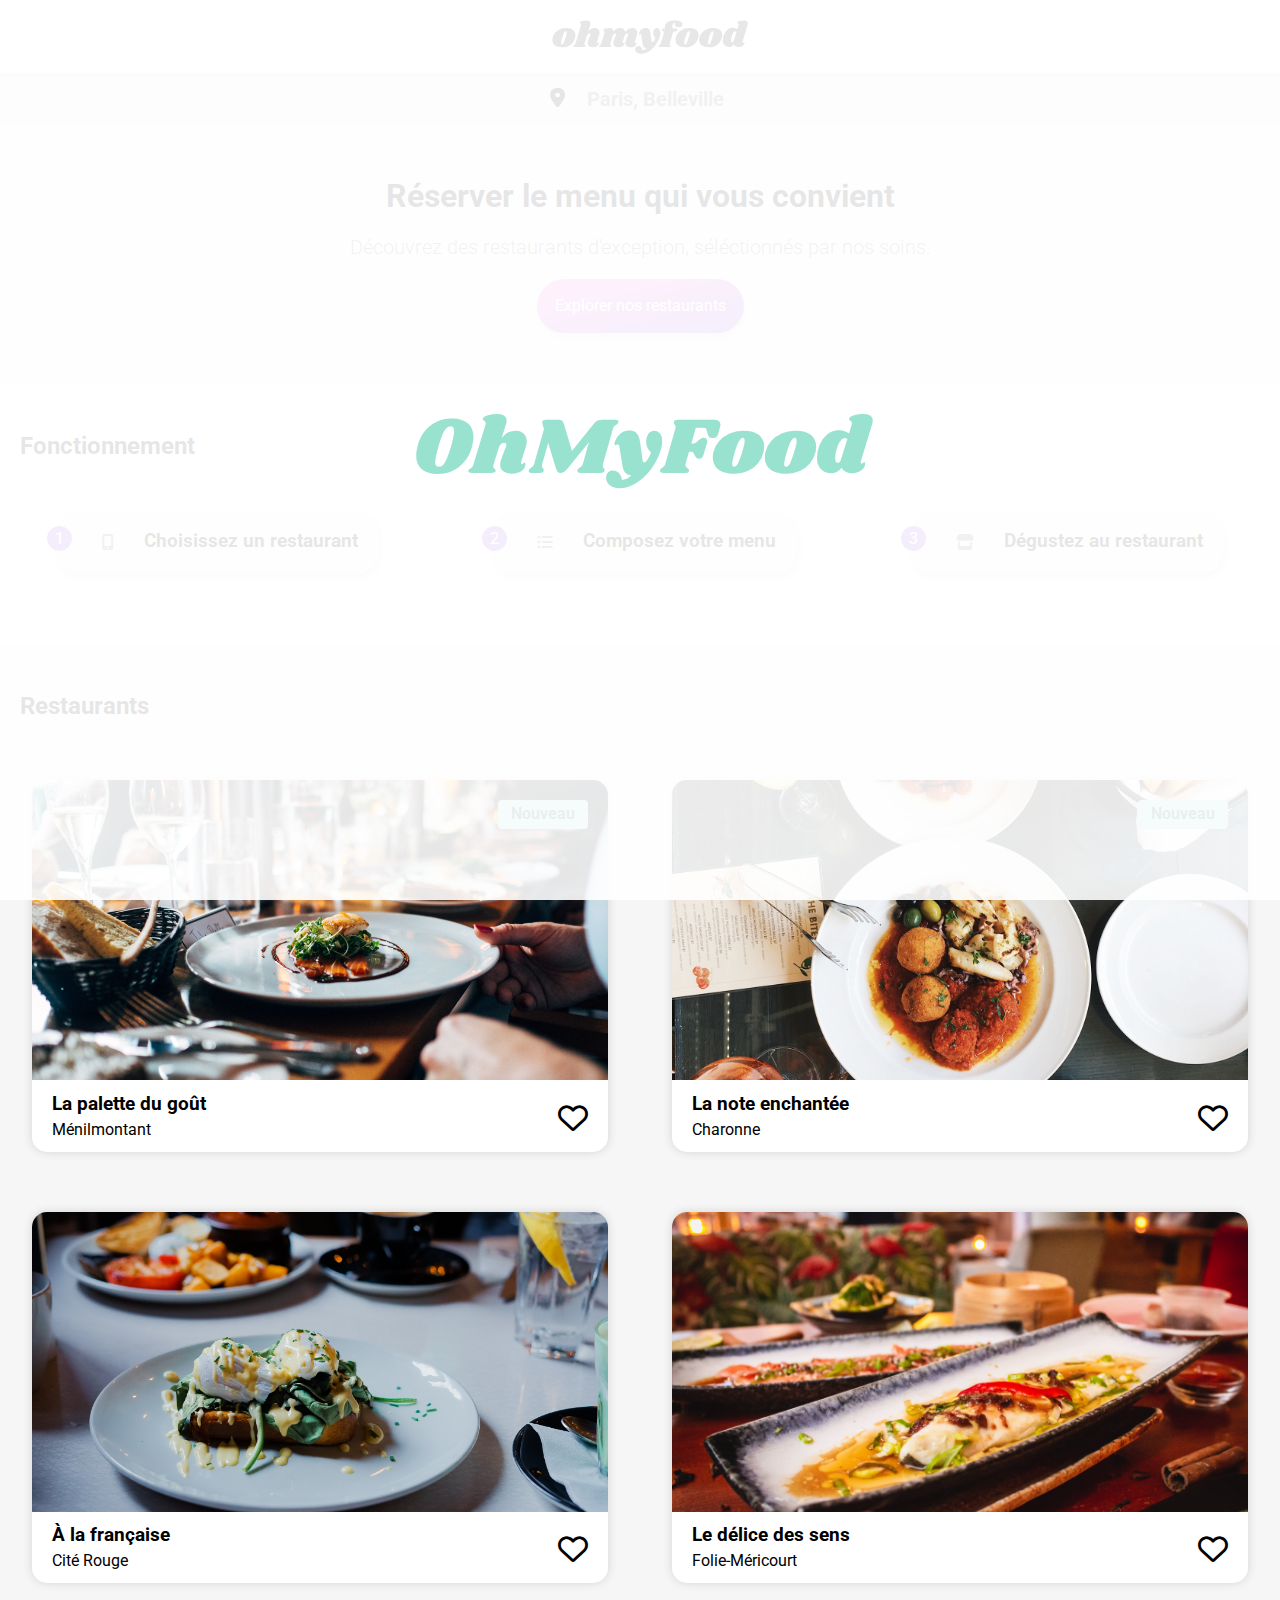
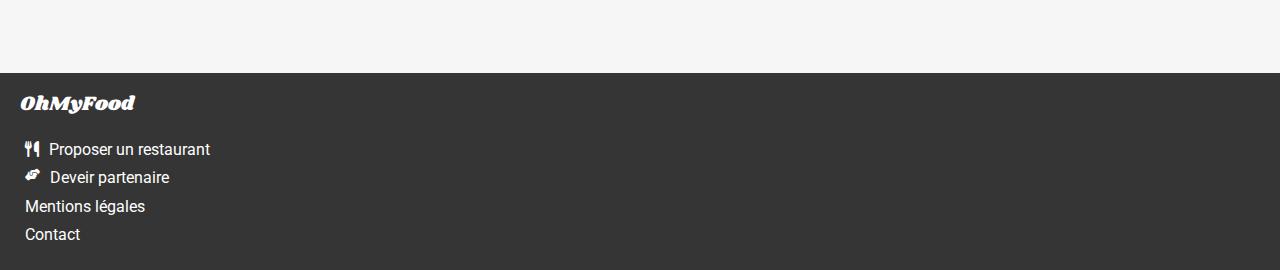
<file: index.html>
<!DOCTYPE html>
<html lang="fr-FR">

<head>
    <meta charset="utf-8" />
    <meta name="viewport" content="width=device-width, initial-scale=1, user-scalable=yes" />
    <meta name="author" content="OhMyFood" />
    <meta name="description" content="site mobile qui répertorie les menus de restaurants gastronomiques" />
    <link rel="stylesheet" href="https://cdnjs.cloudflare.com/ajax/libs/font-awesome/6.1.1/css/all.min.css" />
    <link rel="preconnect" href="https://fonts.googleapis.com">
    <link rel="preconnect" href="https://fonts.gstatic.com" crossorigin>
    <link
        href="https://fonts.googleapis.com/css2?family=Roboto:ital,wght@0,100;0,300;0,400;0,500;0,700;0,900;1,100;1,300;1,400;1,500;1,700;1,900&family=Shrikhand&display=swap"
        rel="stylesheet">
    <link rel="stylesheet" href="css/normalize.css" />
    <link rel="stylesheet" href="css/style.css" />
    <title>OhMyFood </title>
</head>

<body>
    <div class="loading">
        <span class="letter">O</span>
        <span class="letter">h</span>
        <span class="letter">M</span>
        <span class="letter">y</span>
        <span class="letter">F</span>
        <span class="letter">o</span>
        <span class="letter">o</span>
        <span class="letter">d</span>
    </div>
    <header>
        <div class="header__logo">
            <a href="index.html"><img src="images/logo/ohmyfood@2x.svg" alt="Logo OhMyFood" /></a>
        </div>
    </header>
    <main>
        <div class="localisation">
            <form method="post" action="#">
                <div class="localisation__label">
                    <i class="fa-solid fa-location-dot"></i>
                    <input type="text" placeholder="Paris, Belleville" class="localisation__label__text" />
                </div>
            </form>
        </div>
        <section class="restaurant-explore">
            <h1 class="restaurant-explore__title">Réserver le menu qui vous convient</h1>
            <p class="restaurant-explore__description">Découvrez des restaurants d'exception, séléctionnés par nos
                soins.</p>
            <button class="restaurant-explore__button primary-button" type="button">Explorer nos restaurants</button>
        </section>
        <section class="how-to">
            <div class="how-to__table">
                <h2 class="section-title">Fonctionnement</h2>
                <div class="how-to__function">
                    <p>1</p>
                    <div class="how-to__item">

                        <i class="fa-solid fa-mobile-screen-button"></i>
                        <h3>Choisissez un restaurant</h3>
                    </div>
                </div>
                <div class="how-to__function">
                    <p>2</p>
                    <div class="how-to__item">

                        <i class="fa-solid fa-list-ul"></i>
                        <h3>Composez votre menu</h3>
                    </div>
                </div>
                <div class="how-to__function">
                    <p>3</p>
                    <div class="how-to__item">

                        <i class="fa-solid fa-store"></i>
                        <h3>Dégustez au restaurant</h3>
                    </div>
                </div>
            </div>
        </section>
        <section class="restaurant">
            <h2 class="section-title">Restaurants</h2>
            <div class="restaurant__card">
                <a href="la-palette-du-gout.html">
                    <div class="restaurant__card__img">
                        <img src="images/restaurants/jay-wennington-N_Y88TWmGwA-unsplash.jpg" alt="La palette du goût"
                            class="cover" />
                        <div class="restaurant__card__description">
                            <div class="restaurant__card__name">
                                <h3 class="titre-hebergement">La palette du goût</h3>
                                <p>Ménilmontant</p>
                            </div>
                        </div>
                    </div>
                    <div class="restaurant__card__new">
                        <p>Nouveau</p>
                    </div>
                </a>
                <div class="heart">
                    <i class="fa-regular fa-heart heart--empty"></i>
                    <i class="fa-solid fa-heart heart--full"></i>
                </div>
            </div>
            <div class="restaurant__card">
                <a href="la-note-enchantee.html">
                    <div class="restaurant__card__img">
                        <img src="images/restaurants/stil-u2Lp8tXIcjw-unsplash.jpg" alt="La note enchantée"
                            class="cover" />
                        <div class="restaurant__card__description">
                            <div class="restaurant__card__name">
                                <h3 class="titre-hebergement">La note enchantée</h3>
                                <p>Charonne</p>
                            </div>
                            
                        </div>
                    </div>
                    <div class="restaurant__card__new">
                        <p>Nouveau</p>
                    </div>
                </a>
                <div class="heart">
                    <i class="fa-regular fa-heart heart--empty"></i>
                    <i class="fa-solid fa-heart heart--full"></i>
                </div>
            </div>
            <div class="restaurant__card">
                <a href="a-la-francaise.html">
                    <div class="restaurant__card__img">
                        <img src="images/restaurants/toa-heftiba-DQKerTsQwi0-unsplash.jpg" alt="À la française"
                            class="cover" />
                        <div class="restaurant__card__description">
                            <div class="restaurant__card__name">
                                <h3 class="titre-hebergement">À la française</h3>
                                <p>Cité Rouge</p>
                            </div>
                            
                        </div>
                    </div>
                </a>
                <div class="heart">
                    <i class="fa-regular fa-heart heart--empty"></i>
                    <i class="fa-solid fa-heart heart--full"></i>
                </div>
            </div>
            <div class="restaurant__card">
                <a href="le-delice-des-sens.html">
                    <div class="restaurant__card__img">
                        <img src="images/restaurants/louis-hansel-shotsoflouis-qNBGVyOCY8Q-unsplash.jpg"
                            alt="Le délice des sens" class="cover" />
                        <div class="restaurant__card__description">
                            <div class="restaurant__card__name">
                                <h3 class="titre-hebergement">Le délice des sens</h3>
                                <p>Folie-Méricourt</p>
                            </div>
                            
                        </div>
                    </div>
                </a>
                <div class="heart">
                    <i class="fa-regular fa-heart heart--empty"></i>
                    <i class="fa-solid fa-heart heart--full"></i>
                </div>
            </div>
        </section>
    </main>
    <footer class="footer">
        <div>
            <p class="footer__logo">OhMyFood</p>
        </div>
        <ul class="footer__list">
            <li>
                <a href="#" class="footer--icon">
                    <i class="fa-solid fa-utensils"></i>
                    <p class="footer__link">Proposer un restaurant</p>
                </a>
            </li>
            <li>
                <a href="#" class="footer--icon">
                    <i class="footer--deal fa-solid fa-handshake-angle"></i>
                    <p class="footer__link">Deveir partenaire</p>
                </a>
            </li>
            <li>
                <a href="#">
                    <p>
                        Mentions légales
                    </p>
                </a>
            </li>
            <li>
                <a href="mailto:contact@ohmyfood.com">
                    <p>Contact</p>
                </a>
            </li>
        </ul>
    </footer>

</body>

</html>
</file>
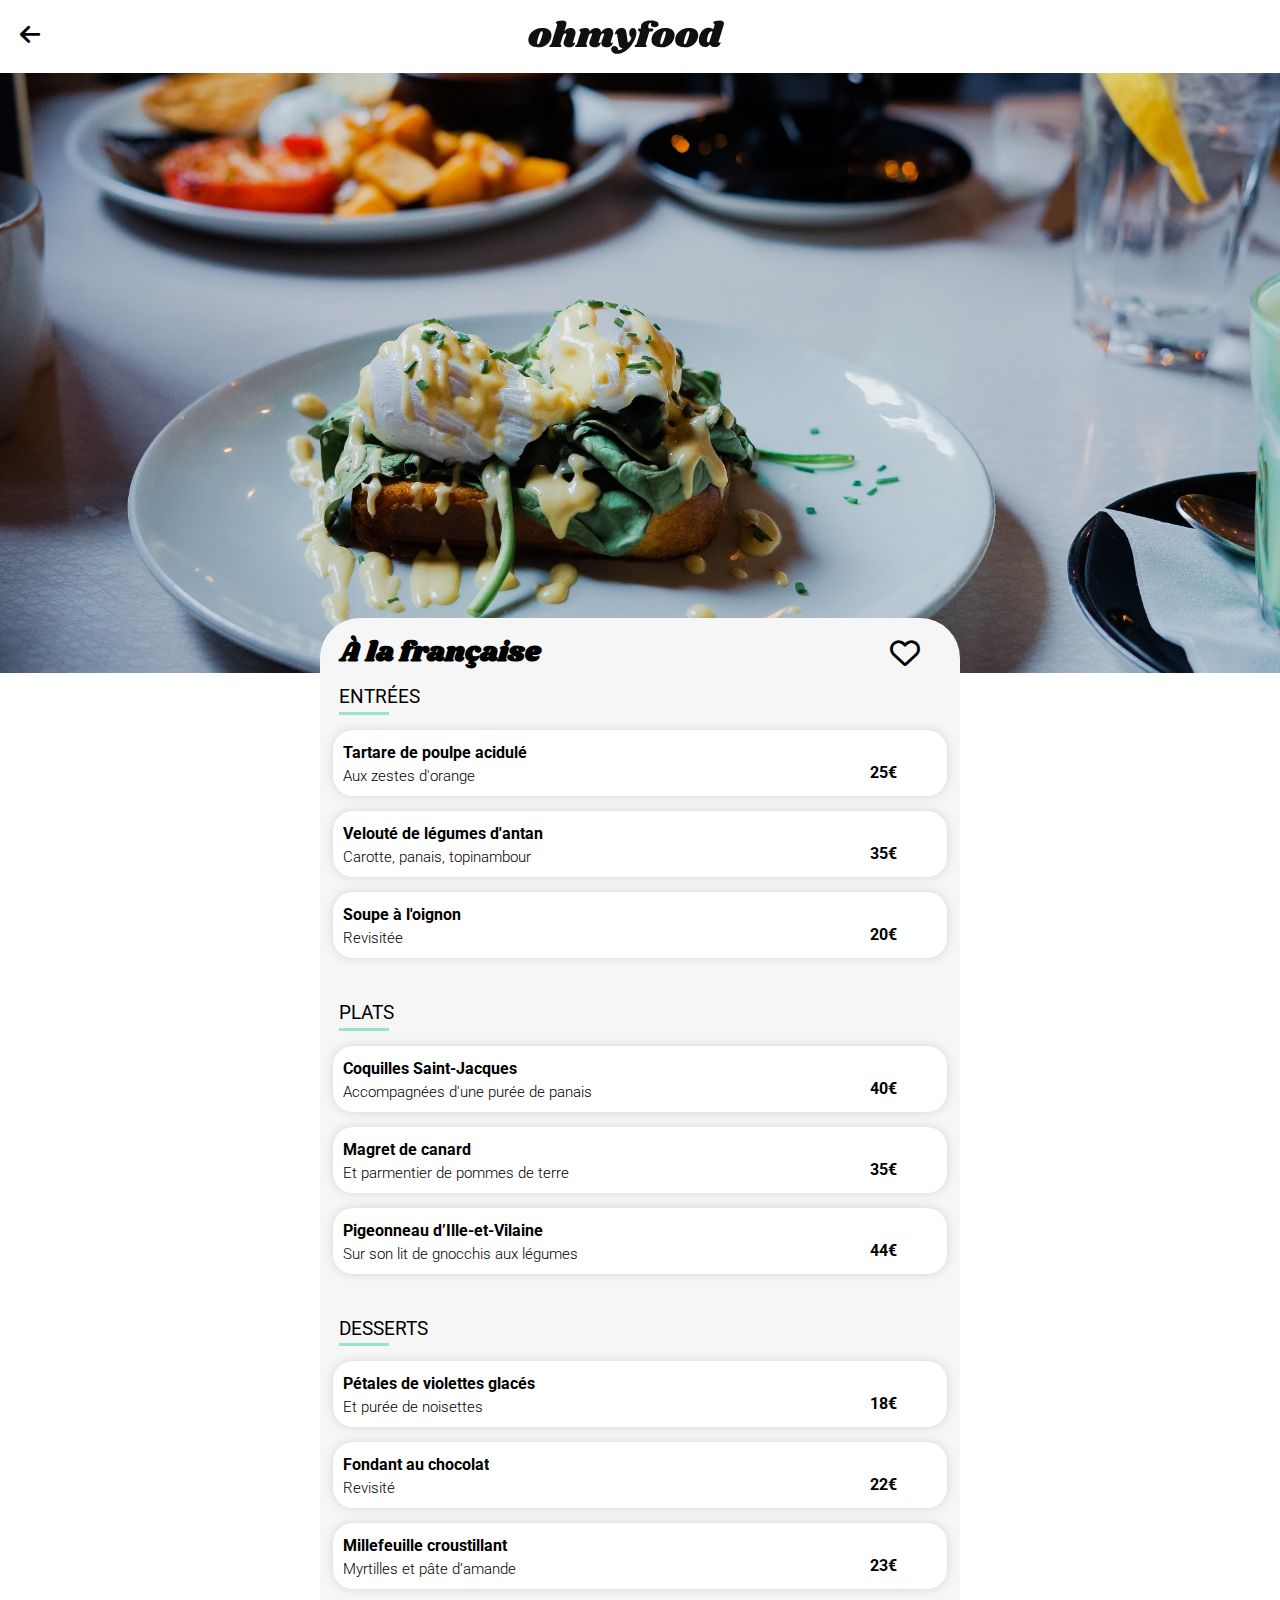
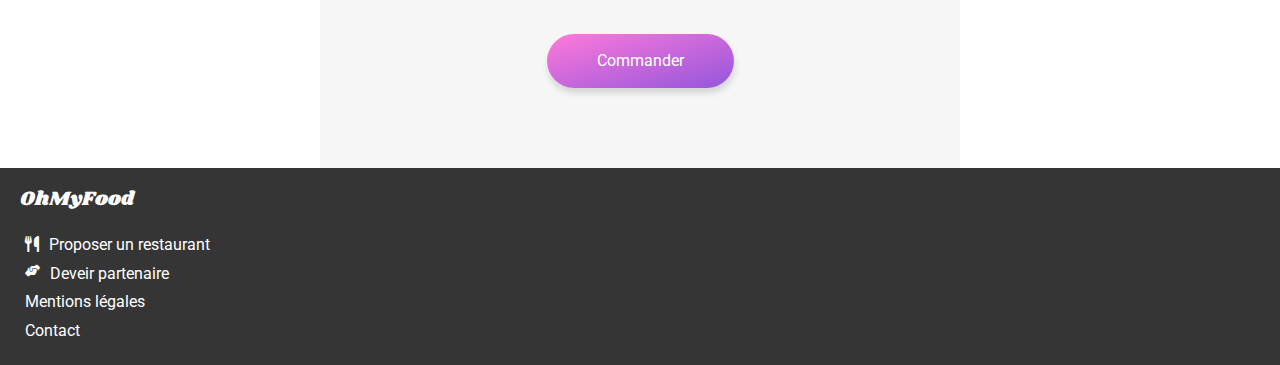
<file: a-la-francaise.html>
<!DOCTYPE html>
<html lang="fr-FR">

<head>
    <meta charset="utf-8" />
    <meta name="viewport" content="width=device-width, initial-scale=1, user-scalable=yes" />
    <meta name="author" content="OhMyFood" />
    <meta name="description" content="site mobile qui répertorie les menus de restaurants gastronomiques" />
    <link rel="stylesheet" href="https://cdnjs.cloudflare.com/ajax/libs/font-awesome/6.1.1/css/all.min.css" />
    <link rel="preconnect" href="https://fonts.googleapis.com">
    <link rel="preconnect" href="https://fonts.gstatic.com" crossorigin>
    <link
        href="https://fonts.googleapis.com/css2?family=Roboto:ital,wght@0,100;0,300;0,400;0,500;0,700;0,900;1,100;1,300;1,400;1,500;1,700;1,900&family=Shrikhand&display=swap"
        rel="stylesheet">
    <link rel="stylesheet" href="css/normalize.css" />
    <link rel="stylesheet" href="css/style.css" />
    <link rel="stylesheet" href="css/style-menu.css" />
    <title>À la française</title>
</head>

<body>
    <header>
        <div class="return">
            <nav>
                <a href="index.html"><i class="fa-solid fa-arrow-left"></i></a>
            </nav>
        </div>
        <div class="header__logo">
            <a href="index.html"><img src="images/logo/ohmyfood@2x.svg" alt="Logo OhMyFood" /></a>
        </div>
    </header>
    <main>
        <div class="restaurant-img"> <img src="images/restaurants/toa-heftiba-DQKerTsQwi0-unsplash.jpg"
                alt="Photo d'un repas au restaurant À la française"></div>
        <section class="menu-restaurant">
            <div class="menu-restaurant__title">
                <h1>À la française</h1>
                <div class="heart">
                    <i class="fa-regular fa-heart heart--empty"></i>
                    <i class="fa-solid fa-heart heart--full"></i>
                </div>
            </div>
            <div class="menu-restaurant__category">
                <h3>ENTRÉES</h3>
                <div class="menu-restaurant__item">
                    <div class="menu-restaurant__item__info">
                        <div class="menu-restaurant__item__label">
                            <h4>Tartare de poulpe acidulé</h4>
                            <p>Aux zestes d'orange</p>
                        </div>
                        <div class="menu-restaurant__item__price">
                            <p>25€</p>
                        </div>
                    </div>
                    <div class="menu-restaurant__item__check">
                        <span><i class="fa-solid fa-circle-check"></i></span>
                    </div>
                </div>
                <div class="menu-restaurant__item">
                    <div class="menu-restaurant__item__info">
                        <div class="menu-restaurant__item__label">
                            <h4>Velouté de légumes d'antan</h4>
                            <p>Carotte, panais, topinambour</p>
                        </div>
                        <div class="menu-restaurant__item__price">
                            <p>35€</p>
                        </div>
                    </div>
                    <div class="menu-restaurant__item__check">
                        <span><i class="fa-solid fa-circle-check"></i></span>
                    </div>
                </div>

                <div class="menu-restaurant__item">
                    <div class="menu-restaurant__item__info">
                        <div class="menu-restaurant__item__label">
                            <h4>Soupe à l'oignon</h4>
                            <p>Revisitée</p>
                        </div>
                        <div class="menu-restaurant__item__price">
                            <p>20€</p>
                        </div>
                    </div>
                    <div class="menu-restaurant__item__check">
                        <span><i class="fa-solid fa-circle-check"></i></span>
                    </div>
                </div>
            </div>
            <div class="menu-restaurant__category">
                <h3>PLATS</h3>
                <div class="menu-restaurant__item">
                    <div class="menu-restaurant__item__info">
                        <div class="menu-restaurant__item__label">
                            <h4>Coquilles Saint-Jacques</h4>
                            <p>Accompagnées d'une purée de panais</p>
                        </div>
                        <div class="menu-restaurant__item__price">
                            <p>40€</p>
                        </div>
                    </div>
                    <div class="menu-restaurant__item__check">
                        <span><i class="fa-solid fa-circle-check"></i></span>
                    </div>
                </div>
                <div class="menu-restaurant__item">
                    <div class="menu-restaurant__item__info">
                        <div class="menu-restaurant__item__label">
                            <h4>Magret de canard</h4>
                            <p>Et parmentier de pommes de terre</p>
                        </div>
                        <div class="menu-restaurant__item__price">
                            <p>35€</p>
                        </div>
                    </div>
                    <div class="menu-restaurant__item__check">
                        <span><i class="fa-solid fa-circle-check"></i></span>
                    </div>
                </div>
                <div class="menu-restaurant__item">
                    <div class="menu-restaurant__item__info">
                        <div class="menu-restaurant__item__label">
                            <h4>Pigeonneau d’Ille-et-Vilaine</h4>
                            <p>Sur son lit de gnocchis aux légumes</p>
                        </div>
                        <div class="menu-restaurant__item__price">
                            <p>44€</p>
                        </div>
                    </div>
                    <div class="menu-restaurant__item__check">
                        <span><i class="fa-solid fa-circle-check"></i></span>
                    </div>
                </div>
            </div>
            <div class="menu-restaurant__category">
                <h3>DESSERTS</h3>
                <div class="menu-restaurant__item">
                    <div class="menu-restaurant__item__info">
                        <div class="menu-restaurant__item__label">
                            <h4>Pétales de violettes glacés</h4>
                            <p>Et purée de noisettes</p>
                        </div>
                        <div class="menu-restaurant__item__price">
                            <p>18€</p>
                        </div>
                    </div>
                    <div class="menu-restaurant__item__check">
                        <span><i class="fa-solid fa-circle-check"></i></span>
                    </div>
                </div>
                <div class="menu-restaurant__item">
                    <div class="menu-restaurant__item__info">
                        <div class="menu-restaurant__item__label">
                            <h4>Fondant au chocolat</h4>
                            <p>Revisité</p>
                        </div>
                        <div class="menu-restaurant__item__price">
                            <p>22€</p>
                        </div>
                    </div>
                    <div class="menu-restaurant__item__check">
                        <span><i class="fa-solid fa-circle-check"></i></span>
                    </div>
                </div>
                <div class="menu-restaurant__item">
                    <div class="menu-restaurant__item__info">
                        <div class="menu-restaurant__item__label">
                            <h4>Millefeuille croustillant</h4>
                            <p>Myrtilles et pâte d’amande</p>
                        </div>
                        <div class="menu-restaurant__item__price">
                            <p>23€</p>
                        </div>
                    </div>
                    <div class="menu-restaurant__item__check">
                        <span><i class="fa-solid fa-circle-check"></i></span>
                    </div>
                </div>
            </div>
            <div class="button-order"><button class="primary-button--order" type="button">Commander</button></div>
        </section>

    </main>

<footer class="footer">
    <div>
        <p class="footer__logo">OhMyFood</p>
    </div>
    <ul class="footer__list">
        <li>
            <a href="#" class="footer--icon">
                <i class="fa-solid fa-utensils"></i>
                <p class="footer__link">Proposer un restaurant</p>
            </a>
        </li>
        <li>
            <a href="#" class="footer--icon">
                <i class="footer--deal fa-solid fa-handshake-angle"></i>
                <p class="footer__link">Deveir partenaire</p>
            </a>
        </li>
        <li>
            <a href="#">
                <p>
                    Mentions légales
                </p>
            </a>
        </li>
        <li>
            <a href="mailto:contact@ohmyfood.com">
                <p>Contact</p>
            </a>
        </li>
    </ul>
</footer>
</body>
</html>
</file>
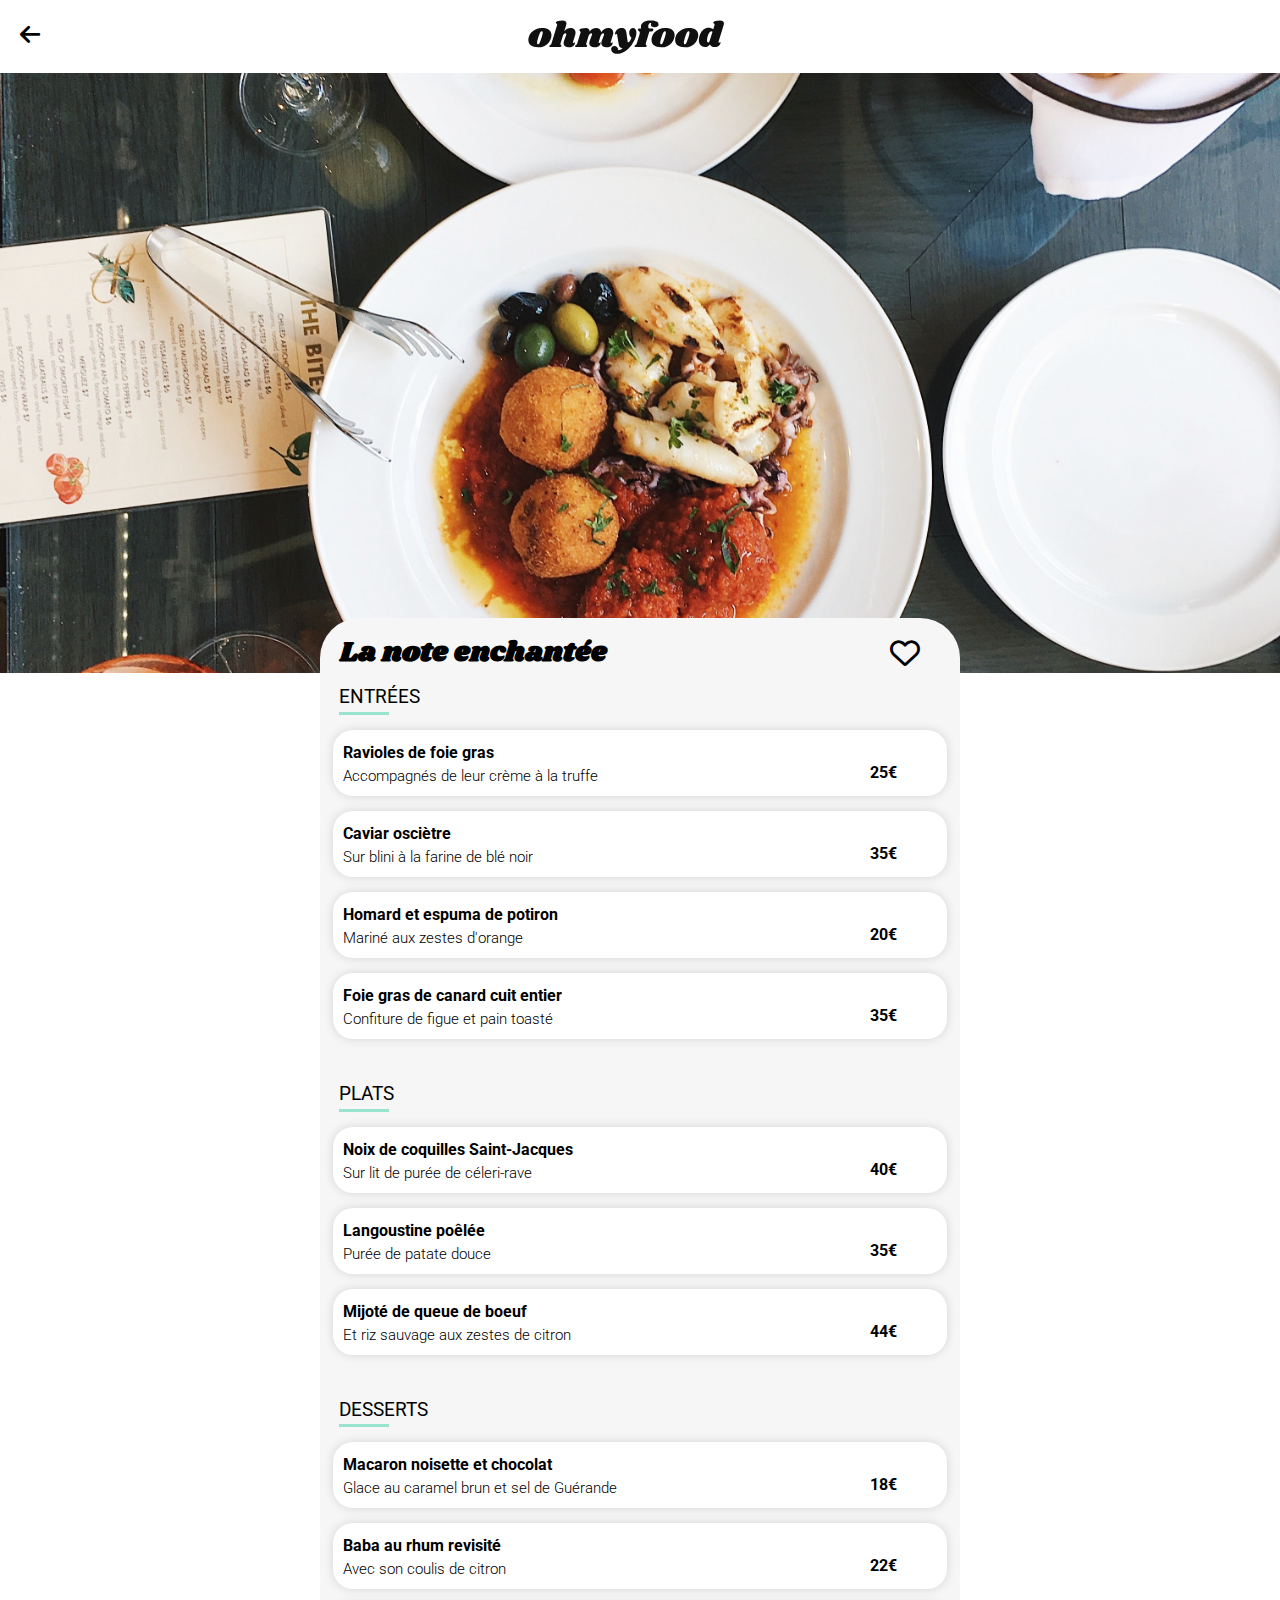
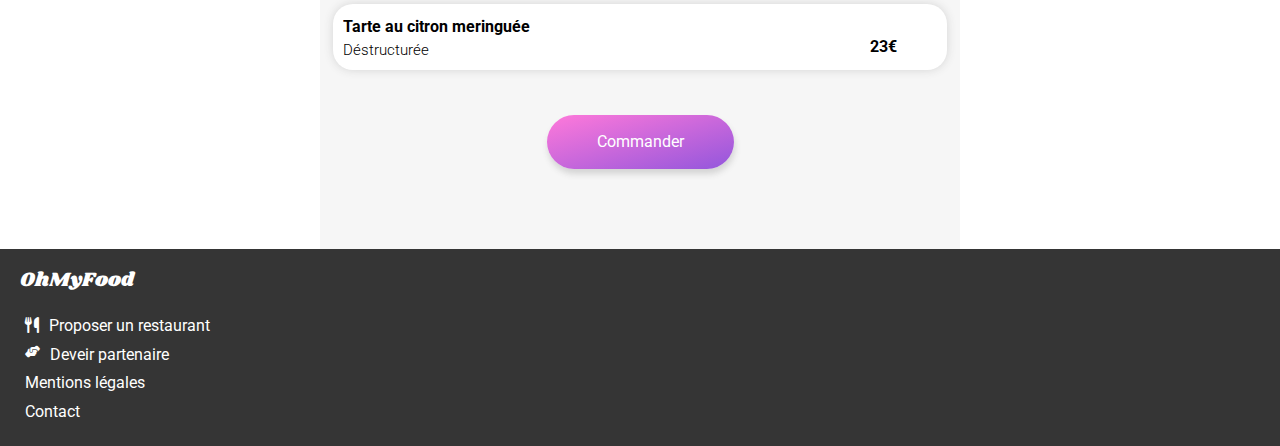
<file: la-note-enchantee.html>
<!DOCTYPE html>
<html lang="fr-FR">

<head>
    <meta charset="utf-8" />
    <meta name="viewport" content="width=device-width, initial-scale=1, user-scalable=yes" />
    <meta name="author" content="OhMyFood" />
    <meta name="description" content="site mobile qui répertorie les menus de restaurants gastronomiques" />
    <link rel="stylesheet" href="https://cdnjs.cloudflare.com/ajax/libs/font-awesome/6.1.1/css/all.min.css" />
    <link rel="preconnect" href="https://fonts.googleapis.com">
    <link rel="preconnect" href="https://fonts.gstatic.com" crossorigin>
    <link
        href="https://fonts.googleapis.com/css2?family=Roboto:ital,wght@0,100;0,300;0,400;0,500;0,700;0,900;1,100;1,300;1,400;1,500;1,700;1,900&family=Shrikhand&display=swap"
        rel="stylesheet">
    <link rel="stylesheet" href="css/normalize.css" />
    <link rel="stylesheet" href="css/style.css" />
    <link rel="stylesheet" href="css/style-menu.css" />
    <title>La note enchantée</title>
</head>

<body>
    <header>
        <div class="return">
            <nav>
                <a href="index.html"><i class="fa-solid fa-arrow-left"></i></a>
            </nav>
        </div>
        <div class="header__logo">
            <a href="index.html"><img src="images/logo/ohmyfood@2x.svg" alt="Logo OhMyFood" /></a>
        </div>
    </header>
    <main>
        <div class="restaurant-img"> <img src="images/restaurants/stil-u2Lp8tXIcjw-unsplash.jpg"
                alt="Photo d'un repas au restaurant La note enchantée"></div>
        <section class="menu-restaurant">
            <div class="menu-restaurant__title">
                <h1>La note enchantée</h1>
                <div class="heart">
                    <i class="fa-regular fa-heart heart--empty"></i>
                    <i class="fa-solid fa-heart heart--full"></i>
                </div>
            </div>
            <div class="menu-restaurant__category">
                <h3>ENTRÉES</h3>
                <div class="menu-restaurant__item">
                    <div class="menu-restaurant__item__info">
                        <div class="menu-restaurant__item__label">
                            <h4>Ravioles de foie gras</h4>
                            <p>Accompagnés de leur crème à la truffe</p>
                        </div>
                        <div class="menu-restaurant__item__price">
                            <p>25€</p>
                        </div>
                    </div>
                    <div class="menu-restaurant__item__check">
                        <span><i class="fa-solid fa-circle-check"></i></span>
                    </div>
                </div>
                <div class="menu-restaurant__item">
                    <div class="menu-restaurant__item__info">
                        <div class="menu-restaurant__item__label">
                            <h4>Caviar osciètre</h4>
                            <p>Sur blini à la farine de blé noir</p>
                        </div>
                        <div class="menu-restaurant__item__price">
                            <p>35€</p>
                        </div>
                    </div>
                    <div class="menu-restaurant__item__check">
                        <span><i class="fa-solid fa-circle-check"></i></span>
                    </div>
                </div>
                <div class="menu-restaurant__item">
                    <div class="menu-restaurant__item__info">
                        <div class="menu-restaurant__item__label">
                            <h4>Homard et espuma de potiron</h4>
                            <p>Mariné aux zestes d'orange</p>
                        </div>
                        <div class="menu-restaurant__item__price">
                            <p>20€</p>
                        </div>
                    </div>
                    <div class="menu-restaurant__item__check">
                        <span><i class="fa-solid fa-circle-check"></i></span>
                    </div>
                </div>
                <div class="menu-restaurant__item">
                    <div class="menu-restaurant__item__info">
                        <div class="menu-restaurant__item__label">
                            <h4>Foie gras de canard cuit entier</h4>
                            <p>Confiture de figue et pain toasté</p>
                        </div>
                        <div class="menu-restaurant__item__price">
                            <p>35€</p>
                        </div>
                    </div>
                    <div class="menu-restaurant__item__check">
                        <span><i class="fa-solid fa-circle-check"></i></span>
                    </div>
                </div>
            </div>
            <div class="menu-restaurant__category">
                <h3>PLATS</h3>
                <div class="menu-restaurant__item">
                    <div class="menu-restaurant__item__info">
                        <div class="menu-restaurant__item__label">
                            <h4>Noix de coquilles Saint-Jacques</h4>
                            <p>Sur lit de purée de céleri-rave</p>
                        </div>
                        <div class="menu-restaurant__item__price">
                            <p>40€</p>
                        </div>
                    </div>
                    <div class="menu-restaurant__item__check">
                        <span><i class="fa-solid fa-circle-check"></i></span>
                    </div>
                </div>
                <div class="menu-restaurant__item">
                    <div class="menu-restaurant__item__info">
                        <div class="menu-restaurant__item__label">
                            <h4>Langoustine poêlée</h4>
                            <p>Purée de patate douce</p>
                        </div>
                        <div class="menu-restaurant__item__price">
                            <p>35€</p>
                        </div>
                    </div>
                    <div class="menu-restaurant__item__check">
                        <span><i class="fa-solid fa-circle-check"></i></span>
                    </div>
                </div>
                <div class="menu-restaurant__item">
                    <div class="menu-restaurant__item__info">
                        <div class="menu-restaurant__item__label">
                            <h4>Mijoté de queue de boeuf</h4>
                            <p>Et riz sauvage aux zestes de citron</p>
                        </div>
                        <div class="menu-restaurant__item__price">
                            <p>44€</p>
                        </div>
                    </div>
                    <div class="menu-restaurant__item__check">
                        <span><i class="fa-solid fa-circle-check"></i></span>
                    </div>
                </div>
            </div>
            <div class="menu-restaurant__category">
                <h3>DESSERTS</h3>
                <div class="menu-restaurant__item">
                    <div class="menu-restaurant__item__info">
                        <div class="menu-restaurant__item__label">
                            <h4>Macaron noisette et chocolat</h4>
                            <p>Glace au caramel brun et sel de Guérande</p>
                        </div>
                        <div class="menu-restaurant__item__price">
                            <p>18€</p>
                        </div>
                    </div>
                    <div class="menu-restaurant__item__check">
                        <span><i class="fa-solid fa-circle-check"></i></span>
                    </div>
                </div>
                <div class="menu-restaurant__item">
                    <div class="menu-restaurant__item__info">
                        <div class="menu-restaurant__item__label">
                            <h4>Baba au rhum revisité</h4>
                            <p>Avec son coulis de citron</p>
                        </div>
                        <div class="menu-restaurant__item__price">
                            <p>22€</p>
                        </div>
                    </div>
                    <div class="menu-restaurant__item__check">
                        <span><i class="fa-solid fa-circle-check"></i></span>
                    </div>
                </div>
                <div class="menu-restaurant__item">
                    <div class="menu-restaurant__item__info">
                        <div class="menu-restaurant__item__label">
                            <h4>Tarte au citron meringuée</h4>
                            <p>Déstructurée</p>
                        </div>
                        <div class="menu-restaurant__item__price">
                            <p>23€</p>
                        </div>
                    </div>
                    <div class="menu-restaurant__item__check">
                        <span><i class="fa-solid fa-circle-check"></i></span>
                    </div>
                </div>
            </div>
            <div class="button-order"><button class="primary-button--order" type="button">Commander</button></div>
        </section>

    </main>

<footer class="footer">
    <div>
        <p class="footer__logo">OhMyFood</p>
    </div>
    <ul class="footer__list">
        <li>
            <a href="#" class="footer--icon">
                <i class="fa-solid fa-utensils"></i>
                <p class="footer__link">Proposer un restaurant</p>
            </a>
        </li>
        <li>
            <a href="#" class="footer--icon">
                <i class="footer--deal fa-solid fa-handshake-angle"></i>
                <p class="footer__link">Deveir partenaire</p>
            </a>
        </li>
        <li>
            <a href="#">
                <p>
                    Mentions légales
                </p>
            </a>
        </li>
        <li>
            <a href="mailto:contact@ohmyfood.com">
                <p>Contact</p>
            </a>
        </li>
    </ul>
</footer>
</body>
</html>
</file>
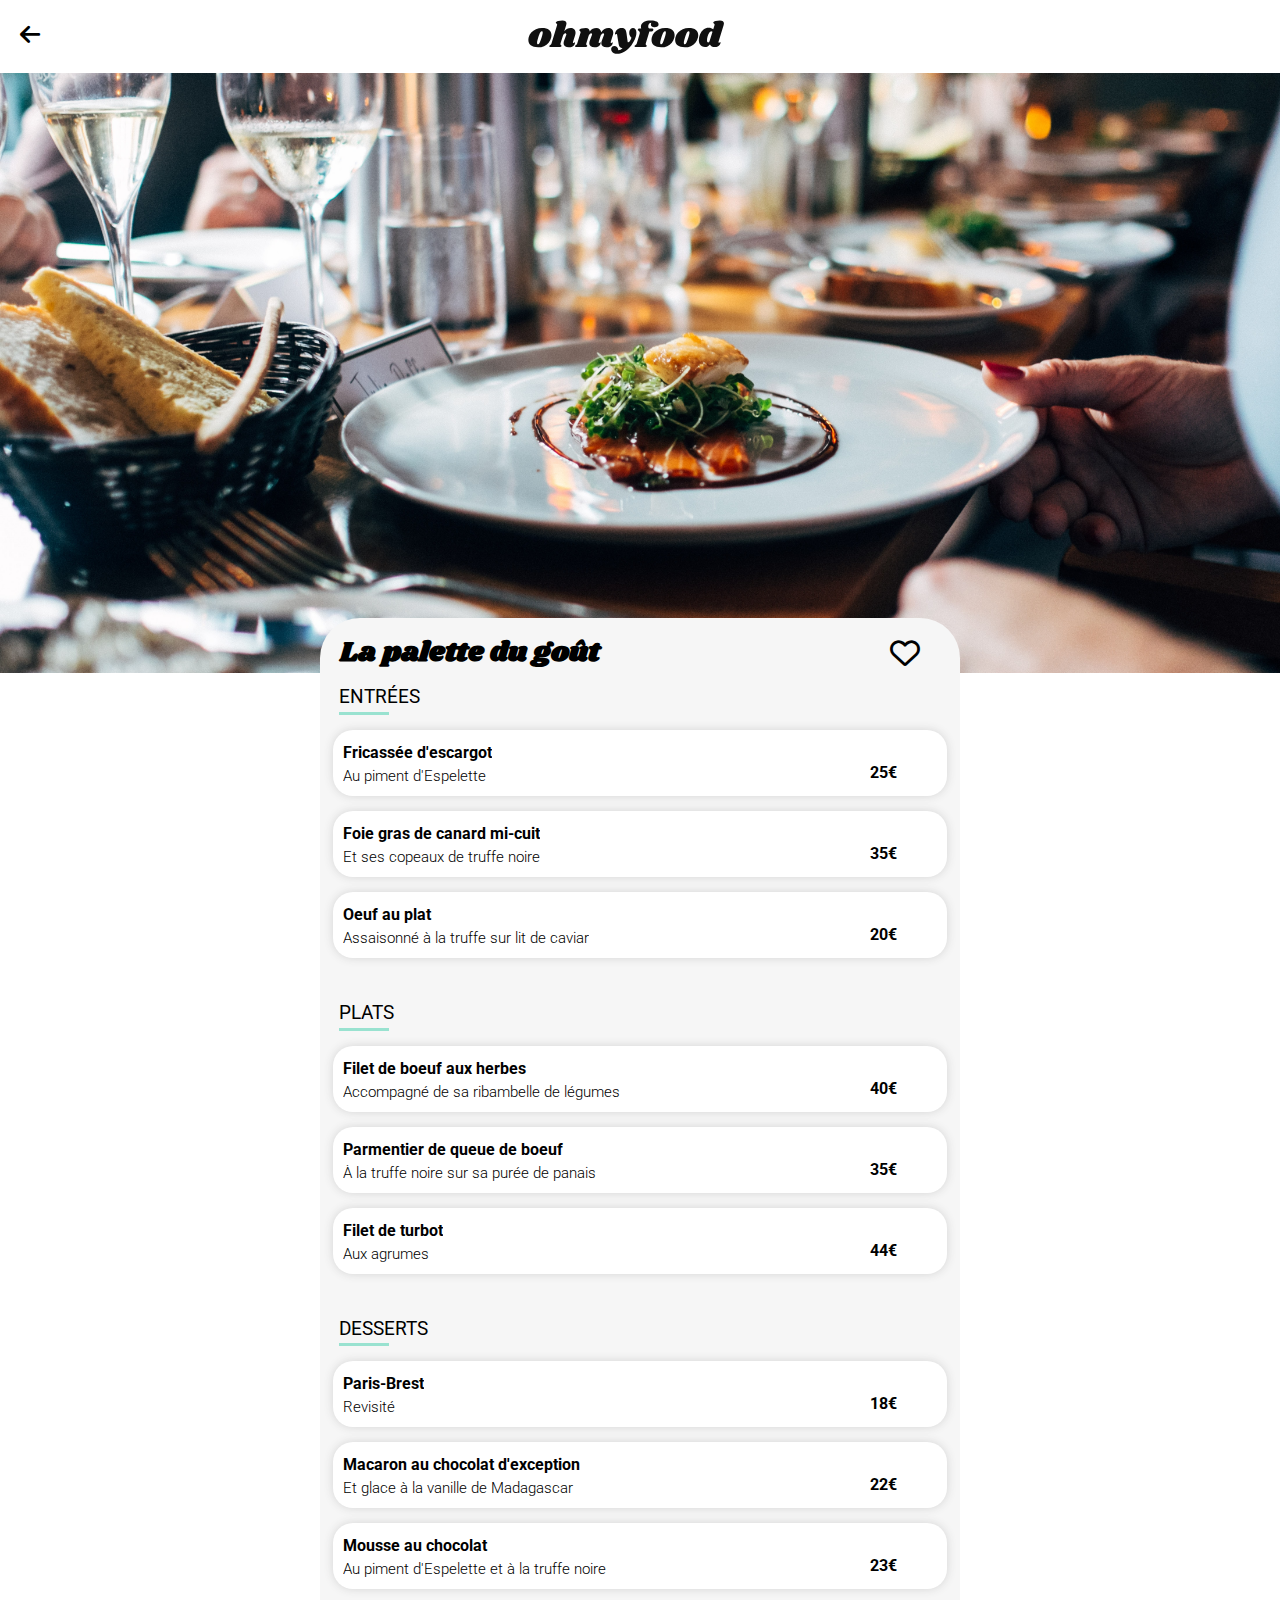
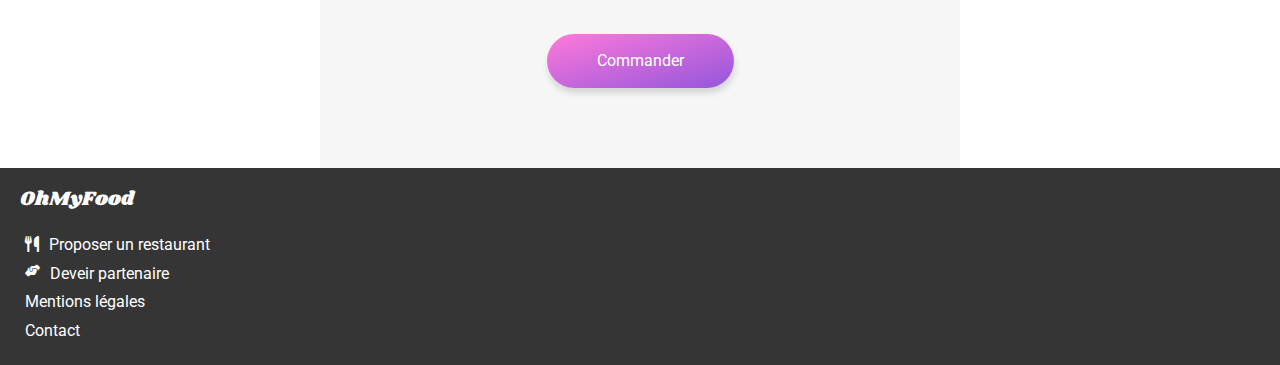
<file: la-palette-du-gout.html>
<!DOCTYPE html>
<html lang="fr-FR">

<head>
    <meta charset="utf-8" />
    <meta name="viewport" content="width=device-width, initial-scale=1, user-scalable=yes" />
    <meta name="author" content="OhMyFood" />
    <meta name="description" content="site mobile qui répertorie les menus de restaurants gastronomiques" />
    <link rel="stylesheet" href="https://cdnjs.cloudflare.com/ajax/libs/font-awesome/6.1.1/css/all.min.css" />
    <link rel="preconnect" href="https://fonts.googleapis.com">
    <link rel="preconnect" href="https://fonts.gstatic.com" crossorigin>
    <link
        href="https://fonts.googleapis.com/css2?family=Roboto:ital,wght@0,100;0,300;0,400;0,500;0,700;0,900;1,100;1,300;1,400;1,500;1,700;1,900&family=Shrikhand&display=swap"
        rel="stylesheet">
    <link rel="stylesheet" href="css/normalize.css" />
    <link rel="stylesheet" href="css/style.css" />
    <link rel="stylesheet" href="css/style-menu.css" />
    <title>La palette du goût</title>
</head>

<body>
    <header>
        <div class="return">
            <nav>
                <a href="index.html"><i class="fa-solid fa-arrow-left"></i></a>
            </nav>
        </div>
        <div class="header__logo">
            <a href="index.html"><img src="images/logo/ohmyfood@2x.svg" alt="Logo OhMyFood" /></a>
        </div>
    </header>
    <main>
        <div class="restaurant-img"> <img src="images/restaurants/jay-wennington-N_Y88TWmGwA-unsplash.jpg"
                alt="Photo d'un repas au restaurant La palette du goût"></div>
        <section class="menu-restaurant">
            <div class="menu-restaurant__title">
                <h1>La palette du goût</h1>
                <div class="heart">
                    <i class="fa-regular fa-heart heart--empty"></i>
                    <i class="fa-solid fa-heart heart--full"></i>
                </div>
            </div>
            <div class="menu-restaurant__category">
                <h3>ENTRÉES</h3>
                <div class="menu-restaurant__item">
                    <div class="menu-restaurant__item__info">
                        <div class="menu-restaurant__item__label">
                            <h4>Fricassée d'escargot</h4>
                            <p>Au piment d'Espelette </p>
                        </div>
                        <div class="menu-restaurant__item__price">
                            <p>25€</p>
                        </div>
                    </div>
                    <div class="menu-restaurant__item__check">
                        <span><i class="fa-solid fa-circle-check"></i></span>
                    </div>
                </div>
                <div class="menu-restaurant__item">
                    <div class="menu-restaurant__item__info">
                        <div class="menu-restaurant__item__label">
                            <h4>Foie gras de canard mi-cuit</h4>
                            <p>Et ses copeaux de truffe noire</p>
                        </div>
                        <div class="menu-restaurant__item__price">
                            <p>35€</p>
                        </div>
                    </div>
                    <div class="menu-restaurant__item__check">
                        <span><i class="fa-solid fa-circle-check"></i></span>
                    </div>
                </div>
                <div class="menu-restaurant__item">
                    <div class="menu-restaurant__item__info">
                        <div class="menu-restaurant__item__label">
                            <h4>Oeuf au plat</h4>
                            <p>Assaisonné à la truffe sur lit de caviar</p>
                        </div>
                        <div class="menu-restaurant__item__price">
                            <p>20€</p>
                        </div>
                    </div>
                    <div class="menu-restaurant__item__check">
                        <span><i class="fa-solid fa-circle-check"></i></span>
                    </div>
                </div>
            </div>
            <div class="menu-restaurant__category">
                <h3>PLATS</h3>
                <div class="menu-restaurant__item">
                    <div class="menu-restaurant__item__info">
                        <div class="menu-restaurant__item__label">
                            <h4>Filet de boeuf aux herbes</h4>
                            <p>Accompagné de sa ribambelle de légumes</p>
                        </div>
                        <div class="menu-restaurant__item__price">
                            <p>40€</p>
                        </div>
                    </div>
                    <div class="menu-restaurant__item__check">
                        <span><i class="fa-solid fa-circle-check"></i></span>
                    </div>
                </div>
                <div class="menu-restaurant__item">
                    <div class="menu-restaurant__item__info">
                        <div class="menu-restaurant__item__label">
                            <h4>Parmentier de queue de boeuf</h4>
                            <p>À la truffe noire sur sa purée de panais</p>
                        </div>
                        <div class="menu-restaurant__item__price">
                            <p>35€</p>
                        </div>
                    </div>
                    <div class="menu-restaurant__item__check">
                        <span><i class="fa-solid fa-circle-check"></i></span>
                    </div>
                </div>
                <div class="menu-restaurant__item">
                    <div class="menu-restaurant__item__info">
                        <div class="menu-restaurant__item__label">
                            <h4>Filet de turbot</h4>
                            <p>Aux agrumes</p>
                        </div>
                        <div class="menu-restaurant__item__price">
                            <p>44€</p>
                        </div>
                    </div>
                    <div class="menu-restaurant__item__check">
                        <span><i class="fa-solid fa-circle-check"></i></span>
                    </div>
                </div>
            </div>
            <div class="menu-restaurant__category">
                <h3>DESSERTS</h3>
                <div class="menu-restaurant__item">
                    <div class="menu-restaurant__item__info">
                        <div class="menu-restaurant__item__label">
                            <h4>Paris-Brest</h4>
                            <p>Revisité</p>
                        </div>
                        <div class="menu-restaurant__item__price">
                            <p>18€</p>
                        </div>
                    </div>
                    <div class="menu-restaurant__item__check">
                        <span><i class="fa-solid fa-circle-check"></i></span>
                    </div>
                </div>
                <div class="menu-restaurant__item">
                    <div class="menu-restaurant__item__info">
                        <div class="menu-restaurant__item__label">
                            <h4>Macaron au chocolat d'exception</h4>
                            <p>Et glace à la vanille de Madagascar</p>
                        </div>
                        <div class="menu-restaurant__item__price">
                            <p>22€</p>
                        </div>
                    </div>
                    <div class="menu-restaurant__item__check">
                        <span><i class="fa-solid fa-circle-check"></i></span>
                    </div>
                </div>
                <div class="menu-restaurant__item">
                    <div class="menu-restaurant__item__info">
                        <div class="menu-restaurant__item__label">
                            <h4>Mousse au chocolat</h4>
                            <p>Au piment d'Espelette et à la truffe noire</p>
                        </div>
                        <div class="menu-restaurant__item__price">
                            <p>23€</p>
                        </div>
                    </div>
                    <div class="menu-restaurant__item__check">
                        <span><i class="fa-solid fa-circle-check"></i></span>
                    </div>
                </div>
            </div>
            <div class="button-order"><button class="primary-button--order" type="button">Commander</button></div>
        </section>

    </main>

<footer class="footer">
    <div>
        <p class="footer__logo">OhMyFood</p>
    </div>
    <ul class="footer__list">
        <li>
            <a href="#" class="footer--icon">
                <i class="fa-solid fa-utensils"></i>
                <p class="footer__link">Proposer un restaurant</p>
            </a>
        </li>
        <li>
            <a href="#" class="footer--icon">
                <i class="footer--deal fa-solid fa-handshake-angle"></i>
                <p class="footer__link">Deveir partenaire</p>
            </a>
        </li>
        <li>
            <a href="#">
                <p>
                    Mentions légales
                </p>
            </a>
        </li>
        <li>
            <a href="mailto:contact@ohmyfood.com">
                <p>Contact</p>
            </a>
        </li>
    </ul>
</footer>
</body>
</html>
</file>
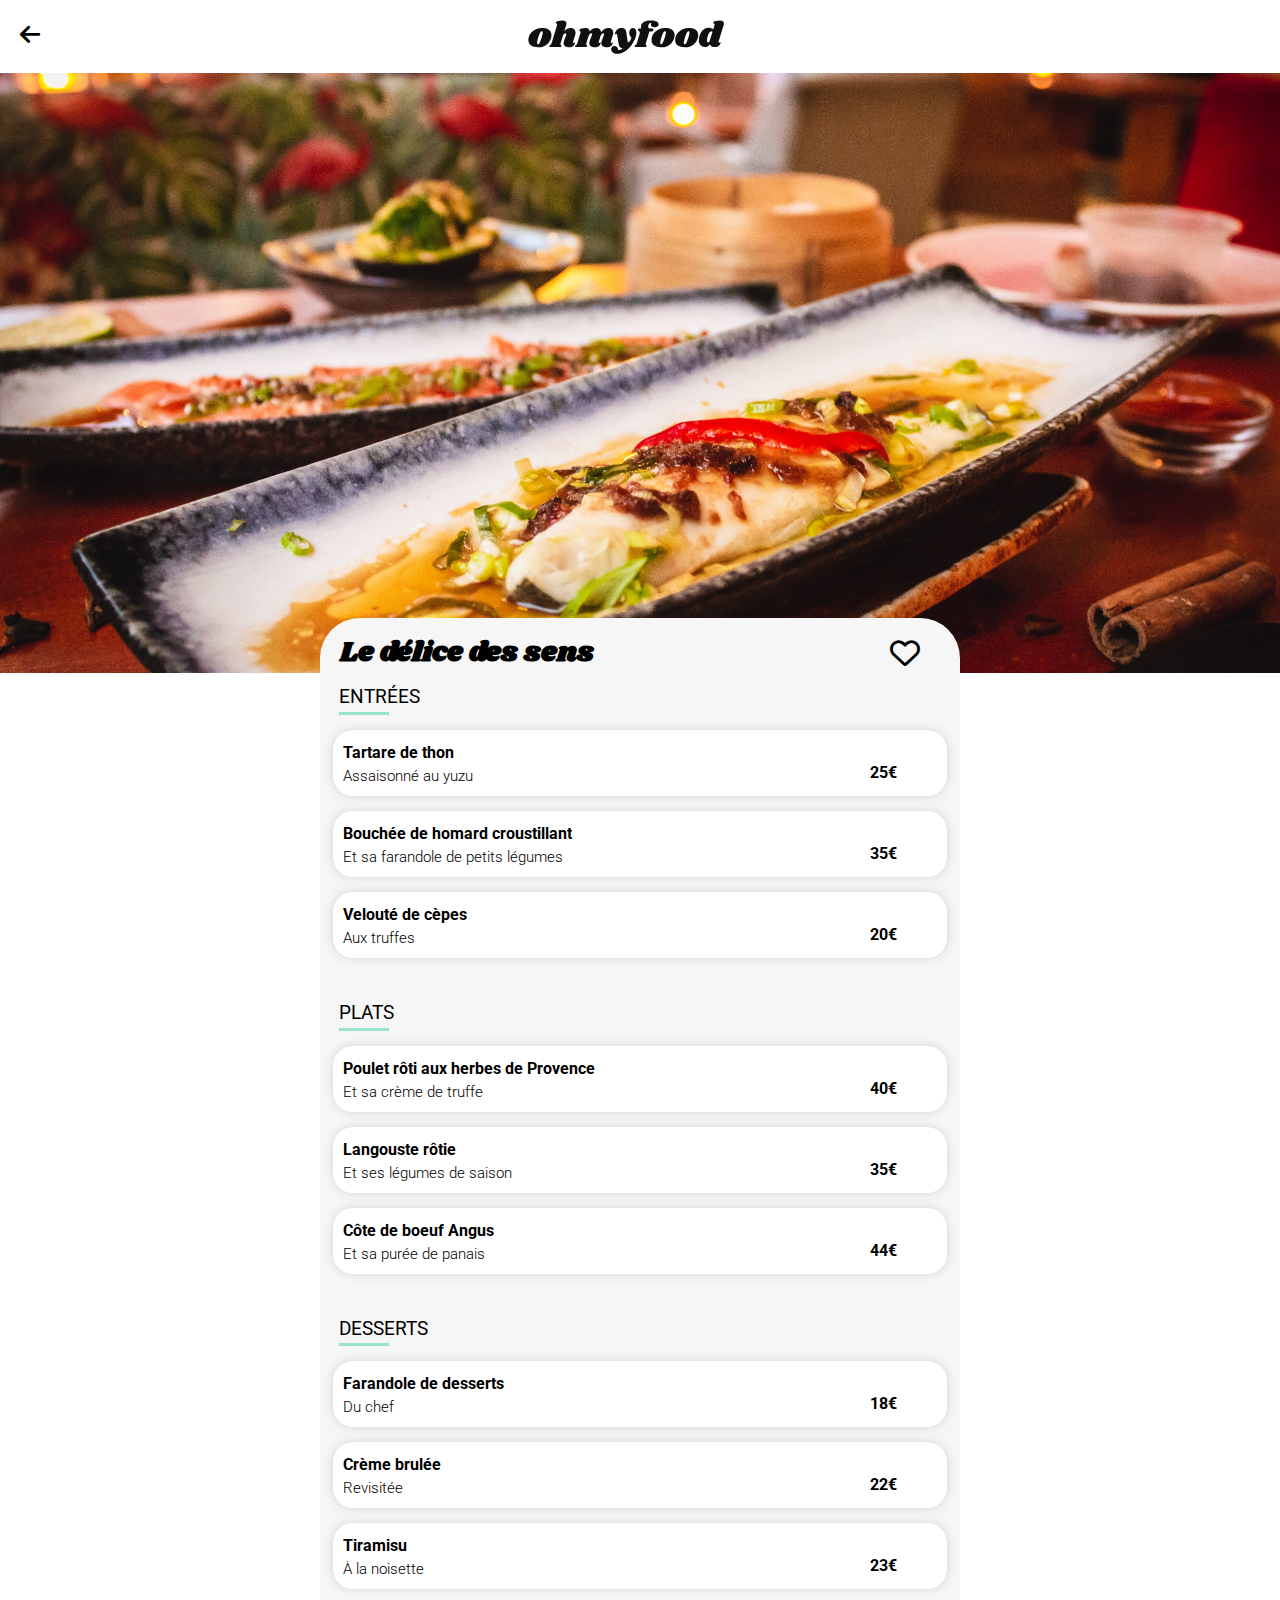
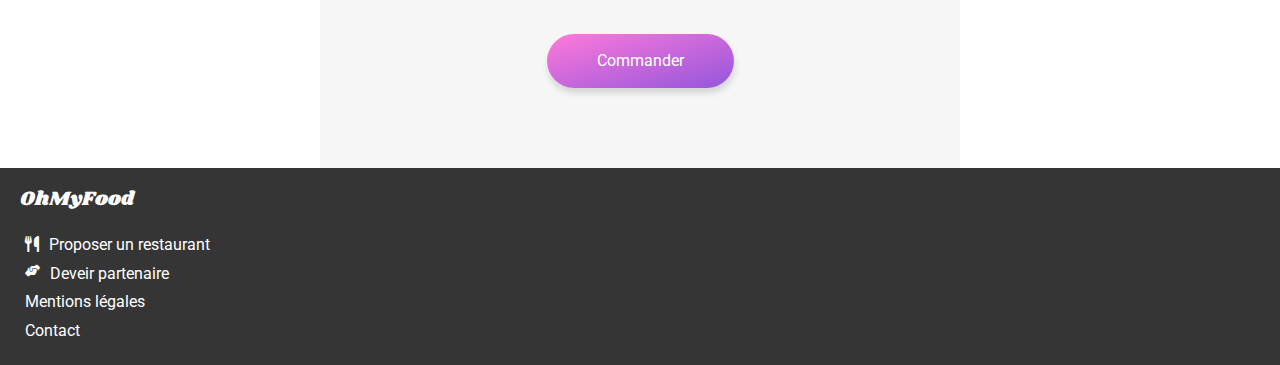
<file: le-delice-des-sens.html>
<!DOCTYPE html>
<html lang="fr-FR">

<head>
    <meta charset="utf-8" />
    <meta name="viewport" content="width=device-width, initial-scale=1, user-scalable=yes" />
    <meta name="author" content="OhMyFood" />
    <meta name="description" content="site mobile qui répertorie les menus de restaurants gastronomiques" />
    <link rel="stylesheet" href="https://cdnjs.cloudflare.com/ajax/libs/font-awesome/6.1.1/css/all.min.css" />
    <link rel="preconnect" href="https://fonts.googleapis.com">
    <link rel="preconnect" href="https://fonts.gstatic.com" crossorigin>
    <link
        href="https://fonts.googleapis.com/css2?family=Roboto:ital,wght@0,100;0,300;0,400;0,500;0,700;0,900;1,100;1,300;1,400;1,500;1,700;1,900&family=Shrikhand&display=swap"
        rel="stylesheet">
    <link rel="stylesheet" href="css/normalize.css" />
    <link rel="stylesheet" href="css/style.css" />
    <link rel="stylesheet" href="css/style-menu.css" />
    <title>Le délice des sens</title>
</head>

<body>
    <header>
        <div class="return">
            <nav>
                <a href="index.html"><i class="fa-solid fa-arrow-left"></i></a>
            </nav>
        </div>
        <div class="header__logo">
            <a href="index.html"><img src="images/logo/ohmyfood@2x.svg" alt="Logo OhMyFood" /></a>
        </div>
    </header>
    <main>
        <div class="restaurant-img"> <img src="images/restaurants/louis-hansel-shotsoflouis-qNBGVyOCY8Q-unsplash.jpg"
                alt="Photo d'un repas au restaurant Le délice des sens"></div>
        <section class="menu-restaurant">
            <div class="menu-restaurant__title">
                <h1>Le délice des sens</h1>
                <div class="heart">
                    <i class="fa-regular fa-heart heart--empty"></i>
                    <i class="fa-solid fa-heart heart--full"></i>
                </div>
            </div>
            <div class="menu-restaurant__category">
                <h3>ENTRÉES</h3>
                <div class="menu-restaurant__item">
                    <div class="menu-restaurant__item__info">
                        <div class="menu-restaurant__item__label">
                            <h4>Tartare de thon</h4>
                            <p>Assaisonné au yuzu</p>
                        </div>
                        <div class="menu-restaurant__item__price">
                            <p>25€</p>
                        </div>
                    </div>
                    <div class="menu-restaurant__item__check">
                        <span><i class="fa-solid fa-circle-check"></i></span>
                    </div>
                </div>
                <div class="menu-restaurant__item">
                    <div class="menu-restaurant__item__info">
                        <div class="menu-restaurant__item__label">
                            <h4>Bouchée de homard croustillant</h4>
                            <p>Et sa farandole de petits légumes</p>
                        </div>
                        <div class="menu-restaurant__item__price">
                            <p>35€</p>
                        </div>
                    </div>
                    <div class="menu-restaurant__item__check">
                        <span><i class="fa-solid fa-circle-check"></i></span>
                    </div>
                </div>
                <div class="menu-restaurant__item">
                    <div class="menu-restaurant__item__info">
                        <div class="menu-restaurant__item__label">
                            <h4>Velouté de cèpes</h4>
                            <p>Aux truffes</p>
                        </div>
                        <div class="menu-restaurant__item__price">
                            <p>20€</p>
                        </div>
                    </div>
                    <div class="menu-restaurant__item__check">
                        <span><i class="fa-solid fa-circle-check"></i></span>
                    </div>
                </div>
            </div>
            <div class="menu-restaurant__category">
                <h3>PLATS</h3>
                <div class="menu-restaurant__item">
                    <div class="menu-restaurant__item__info">
                        <div class="menu-restaurant__item__label">
                            <h4>Poulet rôti aux herbes de Provence</h4>
                            <p>Et sa crème de truffe</p>
                        </div>
                        <div class="menu-restaurant__item__price">
                            <p>40€</p>
                        </div>
                    </div>
                    <div class="menu-restaurant__item__check">
                        <span><i class="fa-solid fa-circle-check"></i></span>
                    </div>
                </div>
                <div class="menu-restaurant__item">
                    <div class="menu-restaurant__item__info">
                        <div class="menu-restaurant__item__label">
                            <h4>Langouste rôtie</h4>
                            <p>Et ses légumes de saison</p>
                        </div>
                        <div class="menu-restaurant__item__price">
                            <p>35€</p>
                        </div>
                    </div>
                    <div class="menu-restaurant__item__check">
                        <span><i class="fa-solid fa-circle-check"></i></span>
                    </div>
                </div>
                <div class="menu-restaurant__item">
                    <div class="menu-restaurant__item__info">
                        <div class="menu-restaurant__item__label">
                            <h4>Côte de boeuf Angus</h4>
                            <p>Et sa purée de panais</p>
                        </div>
                        <div class="menu-restaurant__item__price">
                            <p>44€</p>
                        </div>
                    </div>
                    <div class="menu-restaurant__item__check">
                        <span><i class="fa-solid fa-circle-check"></i></span>
                    </div>
                </div>
            </div>
            <div class="menu-restaurant__category">
                <h3>DESSERTS</h3>
                <div class="menu-restaurant__item">
                    <div class="menu-restaurant__item__info">
                        <div class="menu-restaurant__item__label">
                            <h4>Farandole de desserts</h4>
                            <p>Du chef</p>
                        </div>
                        <div class="menu-restaurant__item__price">
                            <p>18€</p>
                        </div>
                    </div>
                    <div class="menu-restaurant__item__check">
                        <span><i class="fa-solid fa-circle-check"></i></span>
                    </div>
                </div>
                <div class="menu-restaurant__item">
                    <div class="menu-restaurant__item__info">
                        <div class="menu-restaurant__item__label">
                            <h4>Crème brulée</h4>
                            <p>Revisitée</p>
                        </div>
                        <div class="menu-restaurant__item__price">
                            <p>22€</p>
                        </div>
                    </div>
                    <div class="menu-restaurant__item__check">
                        <span><i class="fa-solid fa-circle-check"></i></span>
                    </div>
                </div>
                <div class="menu-restaurant__item">
                    <div class="menu-restaurant__item__info">
                        <div class="menu-restaurant__item__label">
                            <h4>Tiramisu</h4>
                            <p>À la noisette</p>
                        </div>
                        <div class="menu-restaurant__item__price">
                            <p>23€</p>
                        </div>
                    </div>
                    <div class="menu-restaurant__item__check">
                        <span><i class="fa-solid fa-circle-check"></i></span>
                    </div>
                </div>
            </div>
            <div class="button-order"><button class="primary-button--order" type="button">Commander</button></div>
        </section>

    </main>

<footer class="footer">
    <div>
        <p class="footer__logo">OhMyFood</p>
    </div>
    <ul class="footer__list">
        <li>
            <a href="#" class="footer--icon">
                <i class="fa-solid fa-utensils"></i>
                <p class="footer__link">Proposer un restaurant</p>
            </a>
        </li>
        <li>
            <a href="#" class="footer--icon">
                <i class="footer--deal fa-solid fa-handshake-angle"></i>
                <p class="footer__link">Deveir partenaire</p>
            </a>
        </li>
        <li>
            <a href="#">
                <p>
                    Mentions légales
                </p>
            </a>
        </li>
        <li>
            <a href="mailto:contact@ohmyfood.com">
                <p>Contact</p>
            </a>
        </li>
    </ul>
</footer>
</body>
</html>
</file>
<file: css/style.css>
.box {
  box-sizing: border-box;
  /* Opera/IE 8+ */
  -moz-box-sizing: border-box;
  /* Firefox, autres Gecko */
  -webkit-box-sizing: border-box;
  /* Safari/Chrome, autres WebKit */
}

* {
  font-family: "Roboto", sans-serif;
}

* {
  margin: 0;
  padding: 0;
  box-sizing: border-box;
}

body {
  max-width: 100%;
}

ul {
  list-style: none;
}

a {
  text-decoration: none;
  color: inherit;
}

.loading {
  width: 100%;
  height: 100%;
  z-index: 2;
  position: absolute;
  position: fixed;
  display: flex;
  justify-content: center;
  align-items: center;
  background-color: rgba(255, 255, 255, 0.9);
  -webkit-animation: loading 2s forwards;
          animation: loading 2s forwards;
}
.loading .letter {
  color: #99E2D0;
  font-size: 80px;
  -webkit-animation: flash 1.2s linear infinite;
          animation: flash 1.2s linear infinite;
  font-family: shrikhand;
}
@-webkit-keyframes flash {
  0% {
    color: #FF79DA;
    text-shadow: 0 0 7px #9356DC;
  }
  90% {
    color: #99E2D0;
    text-shadow: none;
  }
  100% {
    color: #FF79DA;
    text-shadow: 0 0 7px #9356DC;
  }
}
@keyframes flash {
  0% {
    color: #FF79DA;
    text-shadow: 0 0 7px #9356DC;
  }
  90% {
    color: #99E2D0;
    text-shadow: none;
  }
  100% {
    color: #FF79DA;
    text-shadow: 0 0 7px #9356DC;
  }
}
@-webkit-keyframes loading {
  0% {
    visibility: visible;
  }
  100% {
    visibility: hidden;
  }
}
@keyframes loading {
  0% {
    visibility: visible;
  }
  100% {
    visibility: hidden;
  }
}
.loading .letter:nth-child(1) {
  -webkit-animation-delay: 0.1s;
          animation-delay: 0.1s;
}
.loading .letter:nth-child(2) {
  -webkit-animation-delay: 0.2s;
          animation-delay: 0.2s;
}
.loading .letter:nth-child(3) {
  -webkit-animation-delay: 0.3s;
          animation-delay: 0.3s;
}
.loading .letter:nth-child(4) {
  -webkit-animation-delay: 0.4s;
          animation-delay: 0.4s;
}
.loading .letter:nth-child(5) {
  -webkit-animation-delay: 0.5s;
          animation-delay: 0.5s;
}
.loading .letter:nth-child(6) {
  -webkit-animation-delay: 0.6s;
          animation-delay: 0.6s;
}
.loading .letter:nth-child(7) {
  -webkit-animation-delay: 0.7s;
          animation-delay: 0.7s;
}
.loading .letter:nth-child(8) {
  -webkit-animation-delay: 0.8s;
          animation-delay: 0.8s;
}

.primary-button, .primary-button--order {
  padding: 18px;
  border-radius: 50px;
  border-style: none;
  box-shadow: 1px 5px 6px #D4D4D4;
  font-weight: 400;
  color: white;
  background: linear-gradient(to bottom right, #FF79DA, #9356DC);
  transition: 0.3s ease;
}
.primary-button--order {
  padding: 18px 50px 18px 50px;
}

.primary-button:hover, .primary-button--order:hover {
  background: linear-gradient(to bottom right, #fda4e4, #ae85e0);
  box-shadow: 3px 7px 3px #D4D4D4;
}

.cover {
  -o-object-fit: cover;
     object-fit: cover;
  width: 100%;
  max-height: 300px;
  border-radius: 15px 15px 0 0;
}

.header__logo {
  text-align: center;
  padding: 20px 0 15px 20px;
}

.localisation {
  text-align: center;
  justify-content: space-around;
  background-color: #EAEAEA;
  padding: 15px 0 15px 0;
  box-shadow: inset 0 10px 5px -7px #D4D4D4;
}
.localisation__label {
  display: flex;
  flex-direction: row;
  justify-content: center;
  font-size: 20px;
}
.localisation__label__text {
  border: none;
  font-weight: bold;
  text-align: center;
  margin-left: 15px;
  width: auto;
  background-color: #EAEAEA;
  width: 150px;
}

.restaurant-explore {
  background-color: #F6F6F6;
  text-align: center;
  padding: 30px 0 50px 0;
}
.restaurant-explore__description {
  margin: 0 0 20px 0;
  font-size: 20px;
  color: #747474;
  font-weight: 300;
}

.section-title {
  padding: 50px 20px 30px 20px;
}

.how-to__function {
  position: relative;
}
.how-to__table {
  padding-bottom: 50px;
}
.how-to__item {
  display: flex;
  align-items: center;
  margin-bottom: 20px;
  border-radius: 20px;
  border-style: none;
  background-color: #F6F6F6;
  padding: 20px;
  margin: 20px 30px 20px 30px;
  box-shadow: 2px 5px 10px #D4D4D4;
}
.how-to__item:hover {
  background-color: #eadff7;
}
.how-to__item:hover i {
  color: #9356DC;
}
.how-to i {
  padding: 0 30px 0 25px;
  color: #747474;
}
.how-to p {
  width: 25px;
  height: 25px;
  border-radius: 50%;
  background-color: #9356DC;
  display: flex;
  justify-content: center;
  align-items: center;
  font-weight: 400;
  color: white;
  padding-top: 2px;
  position: absolute;
  top: 20px;
  left: 20px;
}

.restaurant {
  background-color: #F6F6F6;
  padding-bottom: 60px;
}
.restaurant__card__new {
  position: absolute;
  top: 20px;
  right: 20px;
  background-color: #99E2D0;
  color: #1b6150;
  font-weight: bold;
  padding: 5px 13px;
  border-radius: 4px;
}
.restaurant__card {
  width: 92%;
  margin: auto;
  padding-bottom: 10px;
  border-radius: 15px;
  margin-bottom: 20px;
  background-color: white;
  box-shadow: 0 0 10px #D4D4D4;
  position: relative;
}
.restaurant__card .heart {
  align-self: center;
  font-size: 30px;
}
.restaurant__card .heart--empty {
  position: absolute;
  right: 20px;
  bottom: 19px;
}
.restaurant__card .heart--full {
  position: absolute;
  right: 20px;
  bottom: 19px;
  background: linear-gradient(to top, #FF79DA, #9356DC);
  -webkit-background-clip: text;
          background-clip: text;
  -webkit-text-fill-color: transparent;
  transform: scale(0);
  transition: 0.4s ease-out;
  pointer-events: none;
}
.restaurant__card .heart--empty:hover + .heart--full {
  transform: scale(1.1);
}

.restaurant__card__description {
  display: flex;
  justify-content: space-between;
  padding: 5px 20px 0 20px;
  line-height: 1.5;
}

.footer {
  background-color: #353535;
  color: white;
  padding-bottom: 20px;
}
.footer__logo {
  color: white;
  font-family: shrikhand;
  font-size: 20px;
  padding: 20px;
}
.footer--icon {
  display: flex;
  flex-direction: row;
}
.footer--deal {
  font-size: 12px;
}
.footer__link {
  padding-left: 10px;
}
.footer__list {
  padding: 0 20px 0 20px;
}
.footer li {
  padding: 5px;
}

@media screen and (min-width: 1025px) {
  .how-to {
    display: flex;
  }
  .how-to__table {
    display: flex;
    flex-direction: row;
    flex-wrap: wrap;
    justify-content: space-around;
    width: 100%;
  }
  .how-to p {
    top: 35px;
  }
  .how-to__table h2 {
    display: flex;
    width: 100%;
  }
  .restaurant {
    display: flex;
    flex-direction: row;
    flex-wrap: wrap;
    justify-content: space-around;
    width: 100%;
  }
  .restaurant h2 {
    display: flex;
    width: 100%;
  }
  .restaurant__card {
    margin: 30px;
    width: 45%;
  }
}/*# sourceMappingURL=style.css.map */
</file>
<file: css/style-menu.css>
.box {
  box-sizing: border-box;
  /* Opera/IE 8+ */
  -moz-box-sizing: border-box;
  /* Firefox, autres Gecko */
  -webkit-box-sizing: border-box;
  /* Safari/Chrome, autres WebKit */
}

* {
  font-family: "Roboto", sans-serif;
}

* {
  margin: 0;
  padding: 0;
  box-sizing: border-box;
}

body {
  max-width: 100%;
}

ul {
  list-style: none;
}

a {
  text-decoration: none;
  color: inherit;
}

header {
  display: flex;
  flex-direction: row;
  align-items: center;
  width: 95%;
}
header .header__logo {
  width: 95%;
  padding-left: 0;
}
header .return {
  font-size: 23px;
  font-weight: 500;
  flex-grow: 0.4;
  padding-left: 20px;
}

.restaurant-img img {
  width: 100%;
  height: 400px;
  -o-object-fit: cover;
     object-fit: cover;
}

.menu-restaurant__category h3 {
  padding-left: 19px;
  font-weight: 400;
}
.menu-restaurant__category h3::after {
  content: "";
  display: block;
  width: 50px;
  padding-top: 3px;
  border-bottom: 3px solid #99E2D0;
}

.menu-restaurant {
  background-color: #F6F6F6;
  border-radius: 40px 40px 0 0;
  margin-top: -60px;
  position: relative;
}
.menu-restaurant__category {
  padding-bottom: 30px;
}
.menu-restaurant__title {
  display: flex;
  flex-direction: row;
  align-items: center;
  justify-content: space-between;
  padding: 0 25px 0 20px;
}
.menu-restaurant__title .heart {
  align-self: center;
  font-size: 30px;
}
.menu-restaurant__title .heart--empty {
  position: absolute;
  right: 40px;
  top: 20px;
}
.menu-restaurant__title .heart--full {
  position: absolute;
  right: 40px;
  top: 20px;
  background: linear-gradient(to top, #FF79DA, #9356DC);
  -webkit-background-clip: text;
          background-clip: text;
  -webkit-text-fill-color: transparent;
  transform: scale(0);
  transition: 0.4s ease-out;
  pointer-events: none;
}
.menu-restaurant__title .heart--empty:hover + .heart--full {
  transform: scale(1.1);
}
.menu-restaurant__title h1 {
  font-family: shrikhand;
  font-size: 28px;
}
.menu-restaurant__item {
  padding: 5px 20px 0 20px;
  border-radius: 20px;
  margin-bottom: 15px;
  background-color: white;
  cursor: pointer;
  padding-left: 10px;
  box-shadow: 0 0 10px #D4D4D4;
  line-height: 10px;
  margin: 15px 13px;
  display: flex;
  transition: 0.5s ease-in-out;
}
.menu-restaurant__item__info {
  display: flex;
  justify-content: space-between;
  flex: 1;
  overflow: hidden;
}
.menu-restaurant__item__label {
  padding: 5px 0 5px 0;
  margin: 5px 0 0 0;
  overflow: hidden;
  white-space: nowrap;
}
.menu-restaurant__item__label p {
  font-weight: 300;
  font-size: 15px;
}
.menu-restaurant__item__label h4,
.menu-restaurant__item__label p {
  padding-bottom: 10px;
  padding-top: 3px;
  white-space: nowrap;
  overflow: hidden;
  text-overflow: ellipsis;
}
.menu-restaurant__item__price {
  align-self: flex-end;
  padding: 5px 0 18px 0;
  margin: 10px 10px 0 0;
  font-weight: bold;
}
.menu-restaurant__item__check {
  color: white;
  display: flex;
  justify-content: center;
  align-items: center;
  font-size: 30px;
  height: auto;
  min-width: 0;
  margin: -5px -20px 0 10px;
  background-color: #99E2D0;
  border-radius: 0 20px 20px 0;
  overflow: hidden;
  transition: 0.5s ease-in-out;
  transform: scaleX(0);
  transform-origin: 100% 50%;
}
.menu-restaurant__item__check i {
  transform: rotate(360deg);
  transition: none;
}
.menu-restaurant__item:hover > .menu-restaurant__item__check i {
  transform: rotate(0deg);
  transition: 0.5s ease-in-out;
}
.menu-restaurant__item:hover > .menu-restaurant__item__check {
  transform: scaleX(1);
  width: 90px;
  min-width: 90px;
}

.menu-restaurant__item:nth-child(1) {
  -webkit-animation: appear 2s 0s backwards;
          animation: appear 2s 0s backwards;
}

.menu-restaurant__item:nth-child(2) {
  -webkit-animation: appear 2s 0.2s backwards;
          animation: appear 2s 0.2s backwards;
}

.menu-restaurant__item:nth-child(3) {
  -webkit-animation: appear 2s 0.4s backwards;
          animation: appear 2s 0.4s backwards;
}

.menu-restaurant__item:nth-child(4) {
  -webkit-animation: appear 2s 0.6s backwards;
          animation: appear 2s 0.6s backwards;
}

.menu-restaurant__item:nth-child(5) {
  -webkit-animation: appear 2s 0.8s backwards;
          animation: appear 2s 0.8s backwards;
}

@-webkit-keyframes appear {
  0% {
    opacity: 0;
    transform: translateY(20%);
  }
  100% {
    opacity: 1;
    transform: translateY(0);
  }
}

@keyframes appear {
  0% {
    opacity: 0;
    transform: translateY(20%);
  }
  100% {
    opacity: 1;
    transform: translateY(0);
  }
}
.button-order {
  text-align: center;
  padding: 0 0 80px 0;
}

@media screen and (min-width: 1025px) {
  .menu-restaurant {
    width: 50%;
    margin-left: auto;
    margin-right: auto;
  }
  .restaurant-img img {
    height: 600px;
  }
}/*# sourceMappingURL=style-menu.css.map */
</file>
